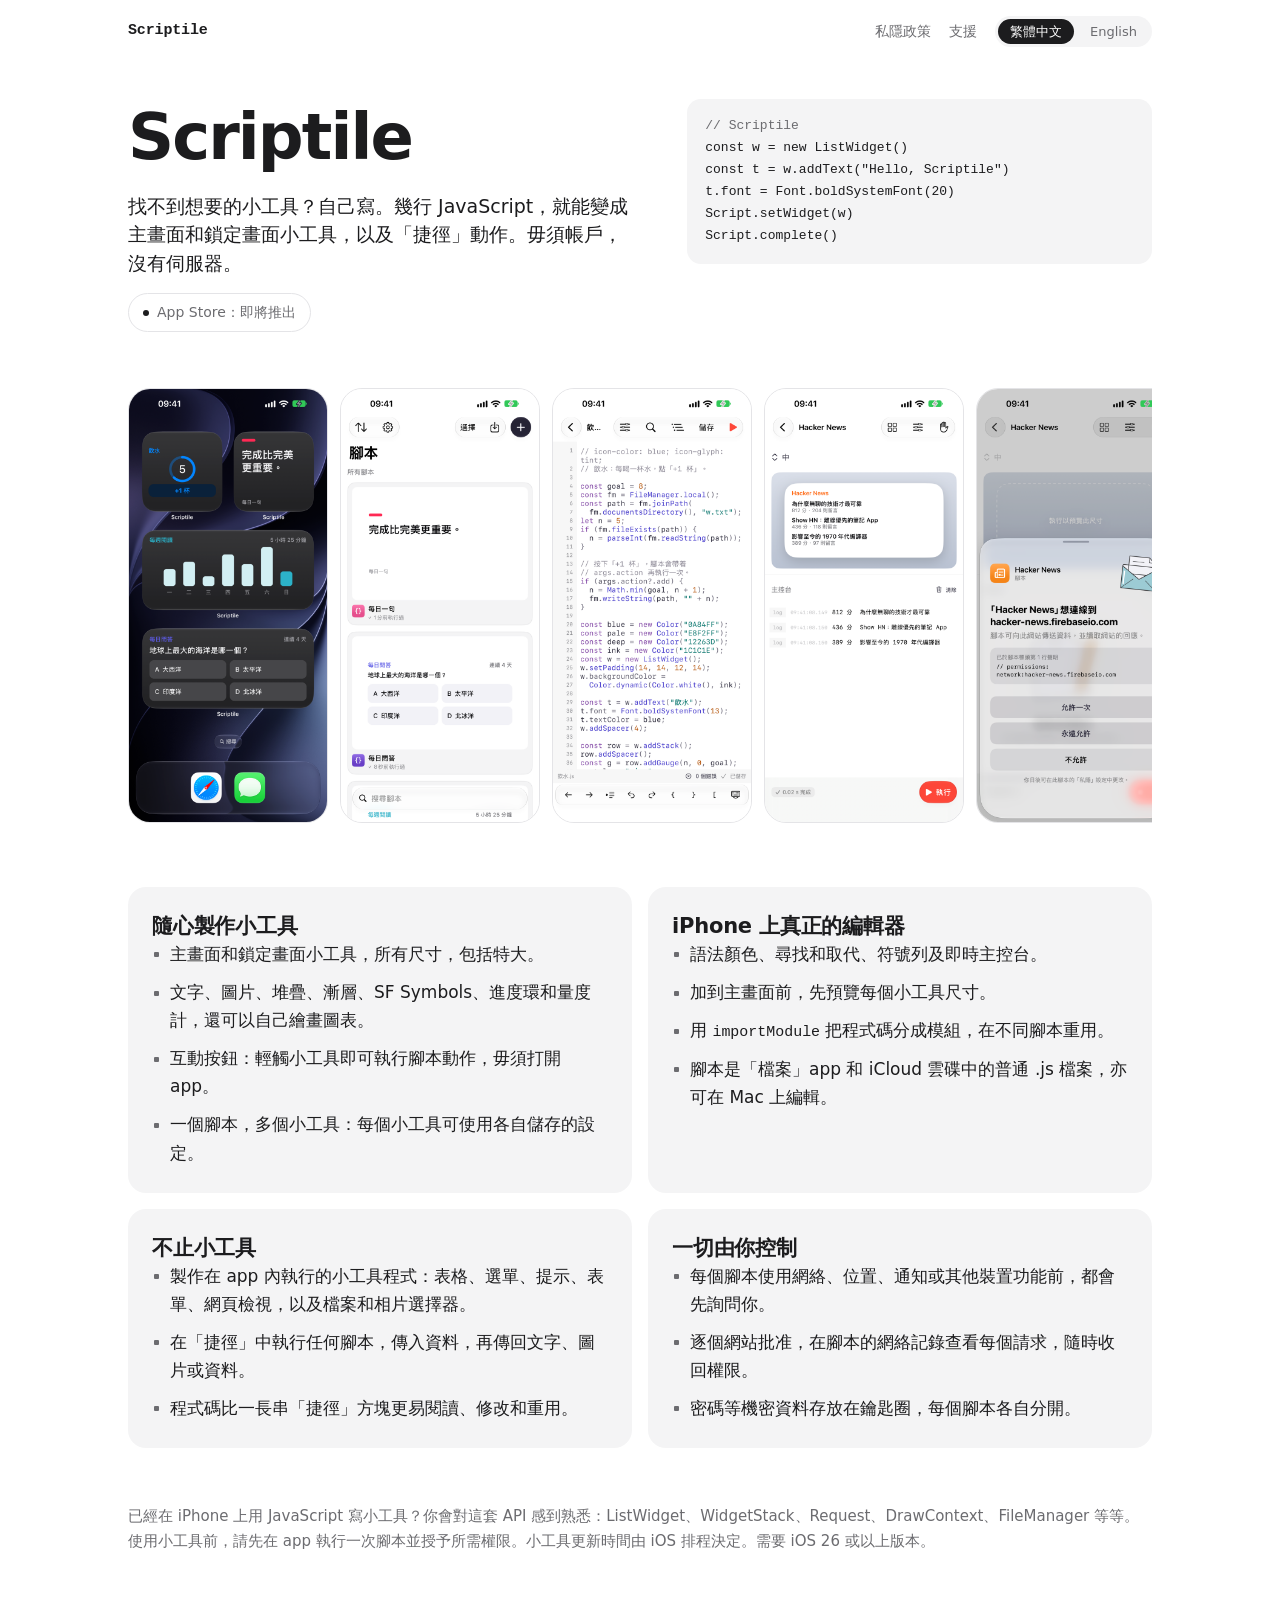
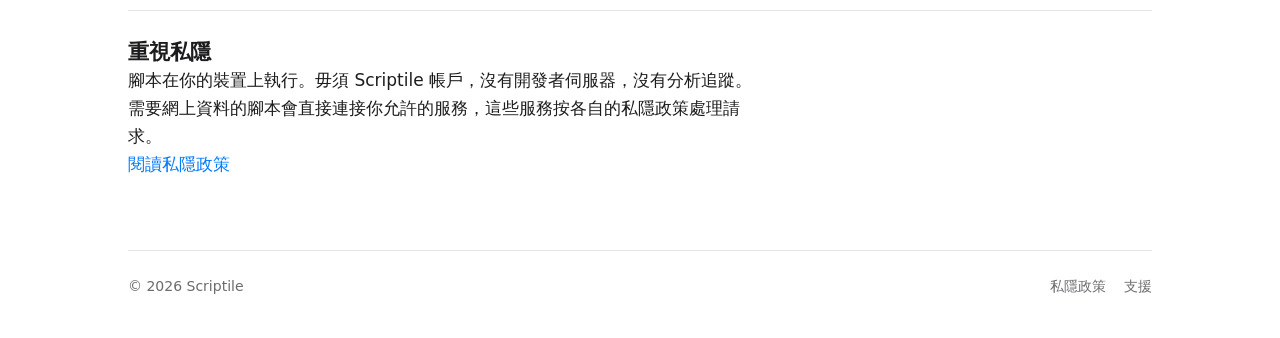
<file: index.html>
<!doctype html>
<html lang="zh-Hant">
<head>
<meta charset="utf-8">
<meta name="viewport" content="width=device-width, initial-scale=1">
<title>Scriptile: JavaScript widgets and Shortcuts for iPhone</title>
<meta name="description" content="Scriptile turns a few lines of JavaScript into real iPhone Home Screen and Lock Screen widgets and Shortcuts actions. 用幾行 JavaScript 製作 iPhone 小工具和「捷徑」動作。">
<link rel="canonical" href="https://scriptile.github.io/">
<meta name="color-scheme" content="light dark">
<link rel="stylesheet" href="/site.css">
</head>
<body>
<div class="wrap">
  <header class="top">
    <a class="brand" href="/">Scriptile</a>
    <nav aria-label="Site">
      <a href="/privacy/"><span lang="zh-Hant" data-l="zh">私隱政策</span><span lang="en" data-l="en" hidden>Privacy</span></a>
      <a href="/support/"><span lang="zh-Hant" data-l="zh">支援</span><span lang="en" data-l="en" hidden>Support</span></a>
      <div class="switch" role="group" aria-label="Language">
        <button type="button" aria-pressed="true" data-l="zh">繁體中文</button>
        <button type="button" aria-pressed="false" data-l="en">English</button>
      </div>
    </nav>
  </header>

  <main>
    <section class="hero">
      <div class="hero-copy">
        <h1>Scriptile</h1>
<div lang="zh-Hant" data-l="zh">
<p class="pitch">找不到想要的小工具？自己寫。幾行 JavaScript，就能變成主畫面和鎖定畫面小工具，以及「捷徑」動作。毋須帳戶，沒有伺服器。</p>
</div>
<div lang="en" data-l="en" hidden>
<p class="pitch">Can’t find the widget you want? Write it. A few lines of JavaScript become real Home Screen and Lock Screen widgets and Shortcuts actions. No account, no server.</p>
</div>
        <!-- App Store badge goes here once the app is public: replace the .soon pill with the official badge linking to the App Store page. -->
        <p class="soon"><span lang="zh-Hant" data-l="zh">App Store：即將推出</span><span lang="en" data-l="en" hidden>App Store: coming soon</span></p>
      </div>
      <pre class="code" tabindex="0" aria-label="Example script"><span class="c">// Scriptile</span>
const w = new ListWidget()
const t = w.addText("Hello, Scriptile")
t.font = Font.boldSystemFont(20)
Script.setWidget(w)
Script.complete()</pre>
    </section>

    <section class="shots" aria-label="Screenshots">
      <div class="strip" lang="zh-Hant" data-l="zh">
      <div class="slot"><img src="/img/zh-01.png" alt="Scriptile 截圖 1" width="1320" height="2868" loading="lazy" decoding="async" onerror="this.hidden=true"></div>
      <div class="slot"><img src="/img/zh-02.png" alt="Scriptile 截圖 2" width="1320" height="2868" loading="lazy" decoding="async" onerror="this.hidden=true"></div>
      <div class="slot"><img src="/img/zh-03.png" alt="Scriptile 截圖 3" width="1320" height="2868" loading="lazy" decoding="async" onerror="this.hidden=true"></div>
      <div class="slot"><img src="/img/zh-04.png" alt="Scriptile 截圖 4" width="1320" height="2868" loading="lazy" decoding="async" onerror="this.hidden=true"></div>
      <div class="slot"><img src="/img/zh-05.png" alt="Scriptile 截圖 5" width="1320" height="2868" loading="lazy" decoding="async" onerror="this.hidden=true"></div>
      <div class="slot"><img src="/img/zh-06.png" alt="Scriptile 截圖 6" width="1320" height="2868" loading="lazy" decoding="async" onerror="this.hidden=true"></div>
      </div>
      <div class="strip" lang="en" data-l="en" hidden>
      <div class="slot"><img src="/img/en-01.png" alt="Scriptile screenshot 1" width="1320" height="2868" loading="lazy" decoding="async" onerror="this.hidden=true"></div>
      <div class="slot"><img src="/img/en-02.png" alt="Scriptile screenshot 2" width="1320" height="2868" loading="lazy" decoding="async" onerror="this.hidden=true"></div>
      <div class="slot"><img src="/img/en-03.png" alt="Scriptile screenshot 3" width="1320" height="2868" loading="lazy" decoding="async" onerror="this.hidden=true"></div>
      <div class="slot"><img src="/img/en-04.png" alt="Scriptile screenshot 4" width="1320" height="2868" loading="lazy" decoding="async" onerror="this.hidden=true"></div>
      <div class="slot"><img src="/img/en-05.png" alt="Scriptile screenshot 5" width="1320" height="2868" loading="lazy" decoding="async" onerror="this.hidden=true"></div>
      <div class="slot"><img src="/img/en-06.png" alt="Scriptile screenshot 6" width="1320" height="2868" loading="lazy" decoding="async" onerror="this.hidden=true"></div>
      </div>
    </section>

    <section class="features">
    <div class="card">
<div lang="zh-Hant" data-l="zh">
<h2>隨心製作小工具</h2><ul class="pts"><li>主畫面和鎖定畫面小工具，所有尺寸，包括特大。</li><li>文字、圖片、堆疊、漸層、SF Symbols、進度環和量度計，還可以自己繪畫圖表。</li><li>互動按鈕：輕觸小工具即可執行腳本動作，毋須打開 app。</li><li>一個腳本，多個小工具：每個小工具可使用各自儲存的設定。</li></ul>
</div>
<div lang="en" data-l="en" hidden>
<h2>Widgets your way</h2><ul class="pts"><li>Home Screen and Lock Screen widgets in every size, including extra large.</li><li>Text, images, stacks, gradients, SF Symbols, progress rings and gauges, and charts you draw yourself.</li><li>Interactive buttons: tap a widget to run a script action without opening the app.</li><li>One script, many widgets: each placed widget can use its own saved setup.</li></ul>
</div>
    </div>
    <div class="card">
<div lang="zh-Hant" data-l="zh">
<h2>iPhone 上真正的編輯器</h2><ul class="pts"><li>語法顏色、尋找和取代、符號列及即時主控台。</li><li>加到主畫面前，先預覽每個小工具尺寸。</li><li>用 <code>importModule</code> 把程式碼分成模組，在不同腳本重用。</li><li>腳本是「檔案」app 和 iCloud 雲碟中的普通 .js 檔案，亦可在 Mac 上編輯。</li></ul>
</div>
<div lang="en" data-l="en" hidden>
<h2>A real editor on iPhone</h2><ul class="pts"><li>Syntax highlighting, find and replace, a symbol bar and a live console.</li><li>Preview every widget size before you add it to your Home Screen.</li><li>Split code into modules with <code>importModule</code> and reuse them across scripts.</li><li>Scripts are plain .js files in Files and iCloud Drive, so you can edit them on your Mac too.</li></ul>
</div>
    </div>
    <div class="card">
<div lang="zh-Hant" data-l="zh">
<h2>不止小工具</h2><ul class="pts"><li>製作在 app 內執行的小工具程式：表格、選單、提示、表單、網頁檢視，以及檔案和相片選擇器。</li><li>在「捷徑」中執行任何腳本，傳入資料，再傳回文字、圖片或資料。</li><li>程式碼比一長串「捷徑」方塊更易閱讀、修改和重用。</li></ul>
</div>
<div lang="en" data-l="en" hidden>
<h2>More than widgets</h2><ul class="pts"><li>Build small tools that run in the app: tables, menus, alerts, forms, web views, and file and photo pickers.</li><li>Run any script from Shortcuts. Pass in input and return text, images or data.</li><li>Code is easier to read, change and reuse than a long chain of Shortcuts blocks.</li></ul>
</div>
    </div>
    <div class="card">
<div lang="zh-Hant" data-l="zh">
<h2>一切由你控制</h2><ul class="pts"><li>每個腳本使用網絡、位置、通知或其他裝置功能前，都會先詢問你。</li><li>逐個網站批准，在腳本的網絡記錄查看每個請求，隨時收回權限。</li><li>密碼等機密資料存放在鑰匙圈，每個腳本各自分開。</li></ul>
</div>
<div lang="en" data-l="en" hidden>
<h2>You stay in control</h2><ul class="pts"><li>Each script asks before it uses the network, location, notifications or other device features.</li><li>Allow websites one by one, see every request in the script’s network log, and take access back at any time.</li><li>Secrets go in the Keychain, kept separate for each script.</li></ul>
</div>
    </div>
    </section>

    <section class="note">
<div lang="zh-Hant" data-l="zh">
<p>已經在 iPhone 上用 JavaScript 寫小工具？你會對這套 API 感到熟悉：ListWidget、WidgetStack、Request、DrawContext、FileManager 等等。</p><p>使用小工具前，請先在 app 執行一次腳本並授予所需權限。小工具更新時間由 iOS 排程決定。需要 iOS 26 或以上版本。</p>
</div>
<div lang="en" data-l="en" hidden>
<p>Already write JavaScript widgets on iPhone? The API will feel familiar: ListWidget, WidgetStack, Request, DrawContext, FileManager and more.</p><p>Run a script in the app once to grant the permissions it needs before using its widget. Widget updates follow iOS scheduling. Requires iOS 26 or later.</p>
</div>
    </section>

    <section class="private">
<div lang="zh-Hant" data-l="zh">
<h2>重視私隱</h2><p>腳本在你的裝置上執行。毋須 Scriptile 帳戶，沒有開發者伺服器，沒有分析追蹤。需要網上資料的腳本會直接連接你允許的服務，這些服務按各自的私隱政策處理請求。</p><p><a href="/privacy/">閱讀私隱政策</a></p>
</div>
<div lang="en" data-l="en" hidden>
<h2>Private by design</h2><p>Scripts run on your device. No Scriptile account, no developer server, no analytics. Scripts that use online data connect directly to the services you allow, which handle requests under their own privacy policies.</p><p><a href="/privacy/">Read the privacy policy</a></p>
</div>
    </section>
  </main>
  <footer>
    <span>© 2026 Scriptile</span>
    <nav aria-label="Footer">
      <a href="/privacy/"><span lang="zh-Hant" data-l="zh">私隱政策</span><span lang="en" data-l="en" hidden>Privacy</span></a>
      <a href="/support/"><span lang="zh-Hant" data-l="zh">支援</span><span lang="en" data-l="en" hidden>Support</span></a>
    </nav>
  </footer>
</div>
<script src="/site.js"></script>
</body>
</html>
</file>
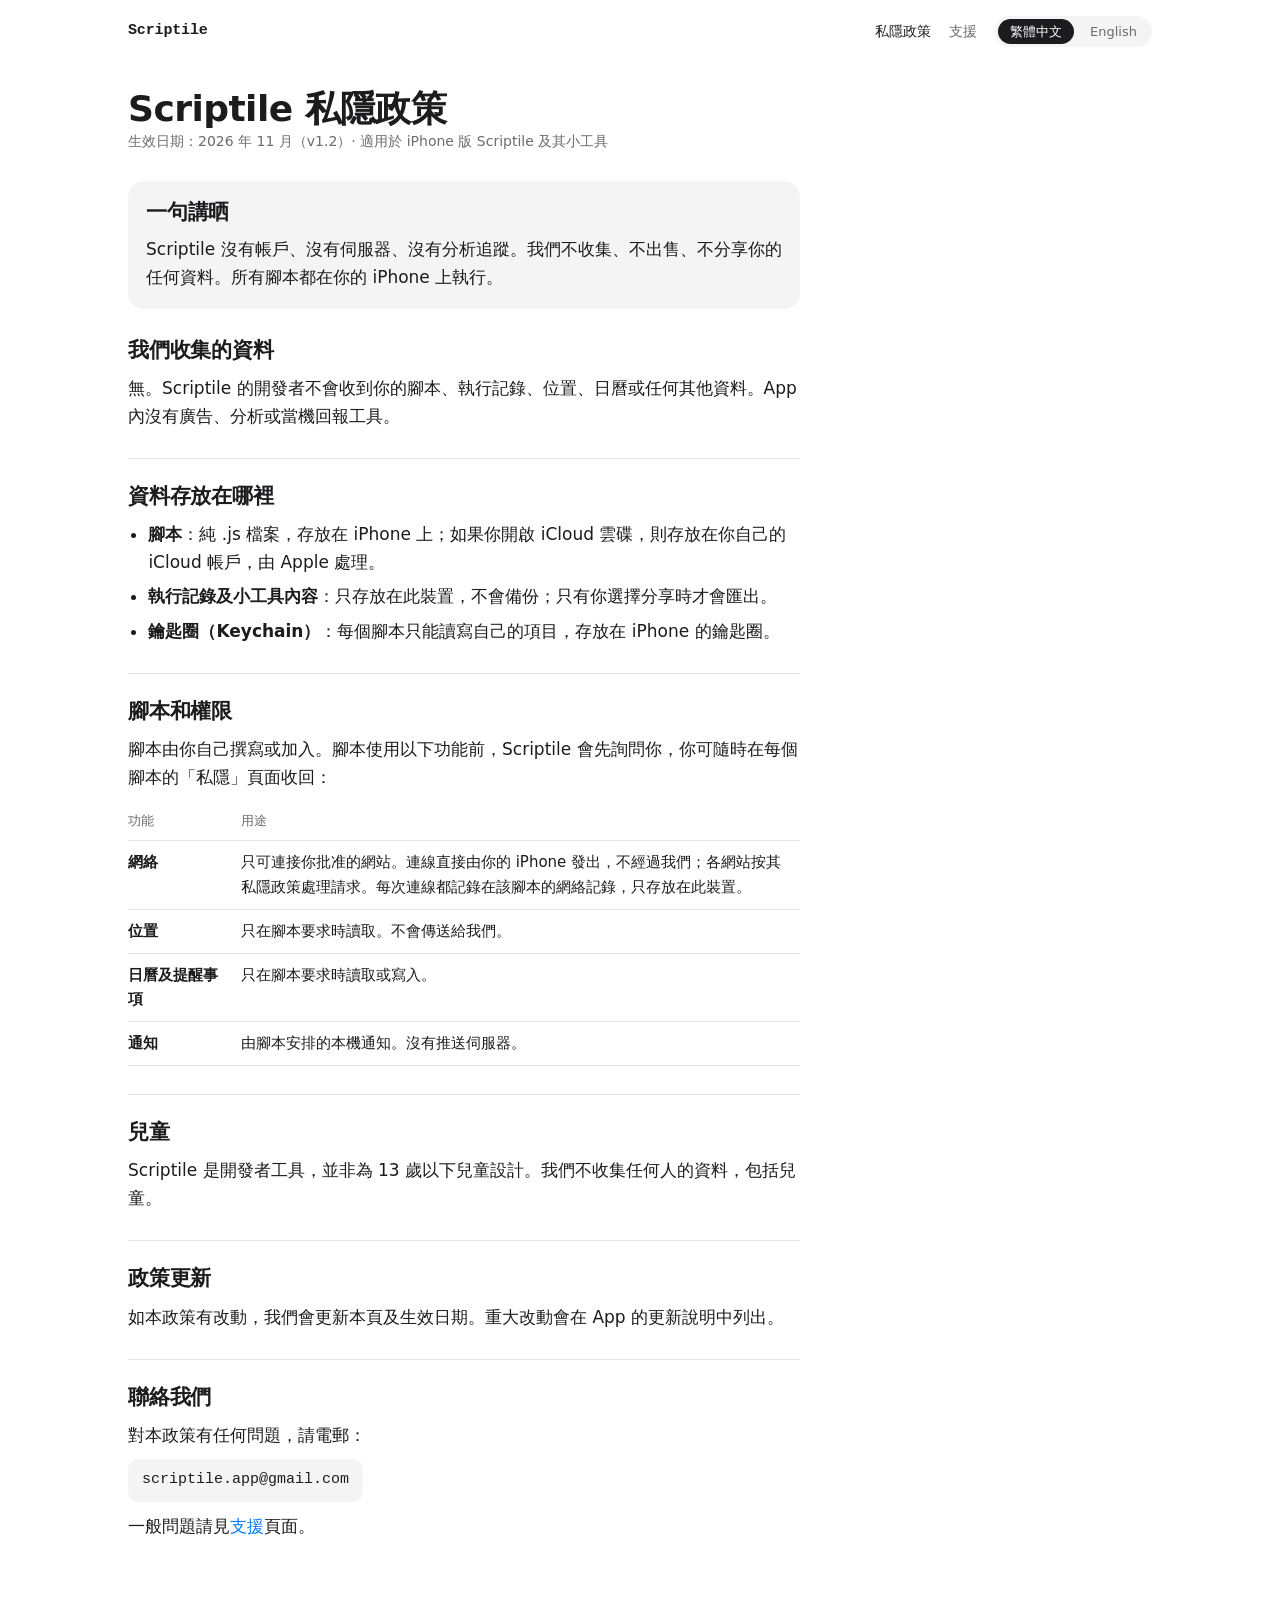
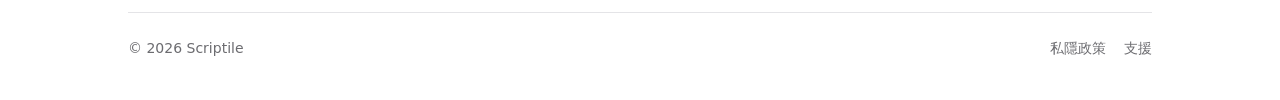
<file: privacy/index.html>
<!doctype html>
<html lang="zh-Hant">
<head>
<meta charset="utf-8">
<meta name="viewport" content="width=device-width, initial-scale=1">
<title>Scriptile Privacy Policy 私隱政策</title>
<meta name="description" content="Scriptile privacy policy: no data collected, no account, no server, no analytics. 私隱政策：不收集任何資料。">
<link rel="canonical" href="https://scriptile.github.io/privacy/">
<meta name="color-scheme" content="light dark">
<link rel="stylesheet" href="/site.css">
</head>
<body>
<div class="wrap">
  <header class="top">
    <a class="brand" href="/">Scriptile</a>
    <nav aria-label="Site">
      <a href="/privacy/" aria-current="page"><span lang="zh-Hant" data-l="zh">私隱政策</span><span lang="en" data-l="en" hidden>Privacy</span></a>
      <a href="/support/"><span lang="zh-Hant" data-l="zh">支援</span><span lang="en" data-l="en" hidden>Support</span></a>
      <div class="switch" role="group" aria-label="Language">
        <button type="button" aria-pressed="true" data-l="zh">繁體中文</button>
        <button type="button" aria-pressed="false" data-l="en">English</button>
      </div>
    </nav>
  </header>

  <main class="narrow">
    <div class="page">
<div class="heading" lang="zh-Hant" data-l="zh">
<div><h1>Scriptile 私隱政策</h1></div><p class="meta">生效日期：2026 年 11 月（v1.2）· 適用於 iPhone 版 Scriptile 及其小工具</p>
</div>
<div class="heading" lang="en" data-l="en" hidden>
<div><h1>Scriptile Privacy Policy</h1></div><p class="meta">Effective: November 2026 (v1.2) · Covers the Scriptile iPhone app and its widgets</p>
</div>
<div lang="zh-Hant" data-l="zh">
<div class="summary"><h2>一句講晒</h2><p>Scriptile 沒有帳戶、沒有伺服器、沒有分析追蹤。我們不收集、不出售、不分享你的任何資料。所有腳本都在你的 iPhone 上執行。</p></div>
</div>
<div lang="en" data-l="en" hidden>
<div class="summary"><h2>In short</h2><p>Scriptile has no account, no server and no analytics. We do not collect, sell or share any of your data. Every script runs on your iPhone.</p></div>
</div>
<div class="doc" lang="zh-Hant" data-l="zh">
<section>
  <h2>我們收集的資料</h2>
  <p>無。Scriptile 的開發者不會收到你的腳本、執行記錄、位置、日曆或任何其他資料。App 內沒有廣告、分析或當機回報工具。</p>
</section>
<section>
  <h2>資料存放在哪裡</h2>
  <ul>
    <li><b>腳本</b>：純 .js 檔案，存放在 iPhone 上；如果你開啟 iCloud 雲碟，則存放在你自己的 iCloud 帳戶，由 Apple 處理。</li>
    <li><b>執行記錄及小工具內容</b>：只存放在此裝置，不會備份；只有你選擇分享時才會匯出。</li>
    <li><b>鑰匙圈（Keychain）</b>：每個腳本只能讀寫自己的項目，存放在 iPhone 的鑰匙圈。</li>
  </ul>
</section>
<section>
  <h2>腳本和權限</h2>
  <p>腳本由你自己撰寫或加入。腳本使用以下功能前，Scriptile 會先詢問你，你可隨時在每個腳本的「私隱」頁面收回：</p>
  <div class="table"><table>
    <tr><th>功能</th><th>用途</th></tr>
    <tr><td>網絡</td><td>只可連接你批准的網站。連線直接由你的 iPhone 發出，不經過我們；各網站按其私隱政策處理請求。每次連線都記錄在該腳本的網絡記錄，只存放在此裝置。</td></tr>
    <tr><td>位置</td><td>只在腳本要求時讀取。不會傳送給我們。</td></tr>
    <tr><td>日曆及提醒事項</td><td>只在腳本要求時讀取或寫入。</td></tr>
    <tr><td>通知</td><td>由腳本安排的本機通知。沒有推送伺服器。</td></tr>
  </table></div>
</section>
<section>
  <h2>兒童</h2>
  <p>Scriptile 是開發者工具，並非為 13 歲以下兒童設計。我們不收集任何人的資料，包括兒童。</p>
</section>
<section>
  <h2>政策更新</h2>
  <p>如本政策有改動，我們會更新本頁及生效日期。重大改動會在 App 的更新說明中列出。</p>
</section>
<section>
  <h2>聯絡我們</h2>
  <p>對本政策有任何問題，請電郵：</p>
  <p><a class="mail" href="mailto:scriptile.app@gmail.com">scriptile.app@gmail.com</a></p>
  <p>一般問題請見<a href="/support/">支援</a>頁面。</p>
</section>
</div>
<div class="doc" lang="en" data-l="en" hidden>
<section>
  <h2>Data we collect</h2>
  <p>None. The developer of Scriptile never receives your scripts, run logs, location, calendars or any other data. The app contains no advertising, analytics or crash-reporting tools.</p>
</section>
<section>
  <h2>Where your data is kept</h2>
  <ul>
    <li><b>Scripts</b> are plain .js files on your iPhone. If you turn on iCloud Drive, they are stored in your own iCloud account, handled by Apple.</li>
    <li><b>Run logs and widget content</b> stay on this device and are not backed up. They leave it only when you share them.</li>
    <li><b>Keychain</b> items are stored in the iPhone keychain, and each script can read and write only its own items.</li>
  </ul>
</section>
<section>
  <h2>Scripts and permissions</h2>
  <p>You write or add every script yourself. Scriptile asks you before a script uses any of the following, and you can take access back at any time from each script's Privacy page:</p>
  <div class="table"><table>
    <tr><th>Feature</th><th>How it is used</th></tr>
    <tr><td>Network</td><td>Only the websites you approve. Requests go directly from your iPhone, not through us, and each site handles them under its own privacy policy. Every request is recorded in that script's network history, kept on this device.</td></tr>
    <tr><td>Location</td><td>Read only when a script asks. Never sent to us.</td></tr>
    <tr><td>Calendars and Reminders</td><td>Read or written only when a script asks.</td></tr>
    <tr><td>Notifications</td><td>Local notifications scheduled by your scripts. There is no push server.</td></tr>
  </table></div>
</section>
<section>
  <h2>Children</h2>
  <p>Scriptile is a developer tool and is not designed for children under 13. We collect no data from anyone, children included.</p>
</section>
<section>
  <h2>Changes to this policy</h2>
  <p>If this policy changes, we will update this page and its effective date. Significant changes will also be listed in the app's release notes.</p>
</section>
<section>
  <h2>Contact</h2>
  <p>Questions about this policy:</p>
  <p><a class="mail" href="mailto:scriptile.app@gmail.com">scriptile.app@gmail.com</a></p>
  <p>For general help, see <a href="/support/">Support</a>.</p>
</section>
</div>
    </div>
  </main>
  <footer>
    <span>© 2026 Scriptile</span>
    <nav aria-label="Footer">
      <a href="/privacy/"><span lang="zh-Hant" data-l="zh">私隱政策</span><span lang="en" data-l="en" hidden>Privacy</span></a>
      <a href="/support/"><span lang="zh-Hant" data-l="zh">支援</span><span lang="en" data-l="en" hidden>Support</span></a>
    </nav>
  </footer>
</div>
<script src="/site.js"></script>
</body>
</html>
</file>
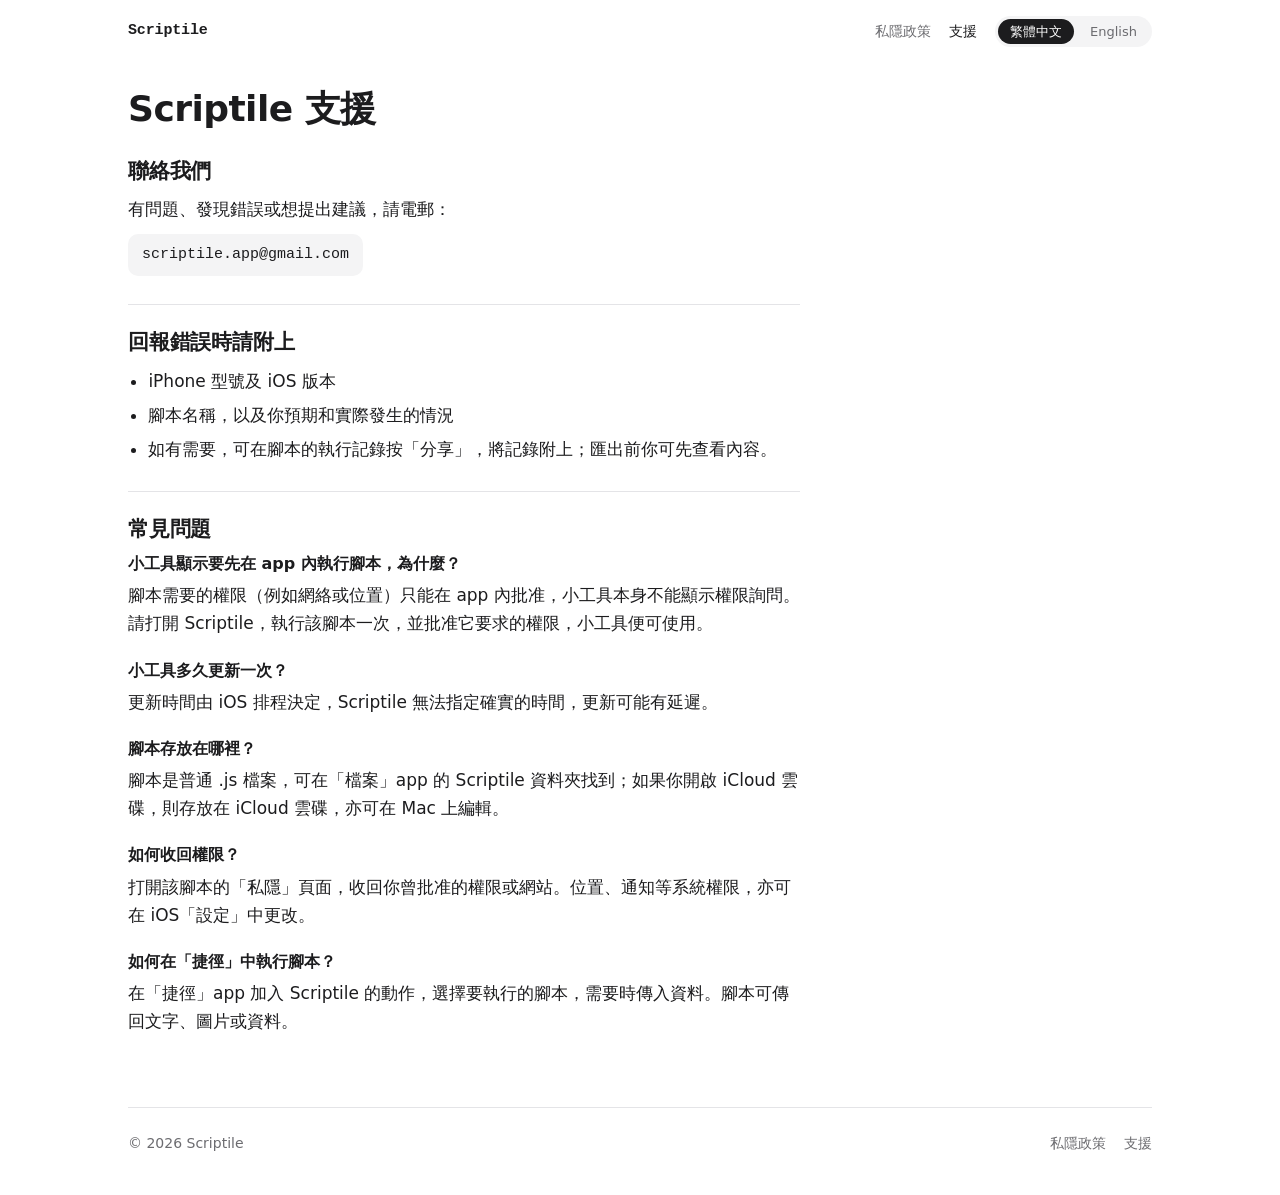
<file: support/index.html>
<!doctype html>
<html lang="zh-Hant">
<head>
<meta charset="utf-8">
<meta name="viewport" content="width=device-width, initial-scale=1">
<title>Scriptile Support 支援</title>
<meta name="description" content="Scriptile support: contact, bug reports and FAQ. 支援、回報錯誤及常見問題。">
<link rel="canonical" href="https://scriptile.github.io/support/">
<meta name="color-scheme" content="light dark">
<link rel="stylesheet" href="/site.css">
</head>
<body>
<div class="wrap">
  <header class="top">
    <a class="brand" href="/">Scriptile</a>
    <nav aria-label="Site">
      <a href="/privacy/"><span lang="zh-Hant" data-l="zh">私隱政策</span><span lang="en" data-l="en" hidden>Privacy</span></a>
      <a href="/support/" aria-current="page"><span lang="zh-Hant" data-l="zh">支援</span><span lang="en" data-l="en" hidden>Support</span></a>
      <div class="switch" role="group" aria-label="Language">
        <button type="button" aria-pressed="true" data-l="zh">繁體中文</button>
        <button type="button" aria-pressed="false" data-l="en">English</button>
      </div>
    </nav>
  </header>

  <main class="narrow">
    <div class="page">
<div class="heading" lang="zh-Hant" data-l="zh">
<h1>Scriptile 支援</h1>
</div>
<div class="heading" lang="en" data-l="en" hidden>
<h1>Scriptile Support</h1>
</div>
<div class="doc" lang="zh-Hant" data-l="zh">
<section>
  <h2>聯絡我們</h2>
  <p>有問題、發現錯誤或想提出建議，請電郵：</p>
  <p><a class="mail" href="mailto:scriptile.app@gmail.com">scriptile.app@gmail.com</a></p>
</section>
<section>
  <h2>回報錯誤時請附上</h2>
  <ul>
    <li>iPhone 型號及 iOS 版本</li>
    <li>腳本名稱，以及你預期和實際發生的情況</li>
    <li>如有需要，可在腳本的執行記錄按「分享」，將記錄附上；匯出前你可先查看內容。</li>
  </ul>
</section>
<section>
  <h2>常見問題</h2>
  <div class="faq">
    <div>
      <h3>小工具顯示要先在 app 內執行腳本，為什麼？</h3>
      <p>腳本需要的權限（例如網絡或位置）只能在 app 內批准，小工具本身不能顯示權限詢問。請打開 Scriptile，執行該腳本一次，並批准它要求的權限，小工具便可使用。</p>
    </div>
    <div>
      <h3>小工具多久更新一次？</h3>
      <p>更新時間由 iOS 排程決定，Scriptile 無法指定確實的時間，更新可能有延遲。</p>
    </div>
    <div>
      <h3>腳本存放在哪裡？</h3>
      <p>腳本是普通 .js 檔案，可在「檔案」app 的 Scriptile 資料夾找到；如果你開啟 iCloud 雲碟，則存放在 iCloud 雲碟，亦可在 Mac 上編輯。</p>
    </div>
    <div>
      <h3>如何收回權限？</h3>
      <p>打開該腳本的「私隱」頁面，收回你曾批准的權限或網站。位置、通知等系統權限，亦可在 iOS「設定」中更改。</p>
    </div>
    <div>
      <h3>如何在「捷徑」中執行腳本？</h3>
      <p>在「捷徑」app 加入 Scriptile 的動作，選擇要執行的腳本，需要時傳入資料。腳本可傳回文字、圖片或資料。</p>
    </div>
  </div>
</section>
</div>
<div class="doc" lang="en" data-l="en" hidden>
<section>
  <h2>Contact</h2>
  <p>For questions, bug reports or suggestions, email:</p>
  <p><a class="mail" href="mailto:scriptile.app@gmail.com">scriptile.app@gmail.com</a></p>
</section>
<section>
  <h2>When you report a bug, please include</h2>
  <ul>
    <li>Your iPhone model and iOS version</li>
    <li>The script name, and what you expected and what happened</li>
    <li>If it helps, use Share on the script's run log to attach it; you can review the text before it is exported.</li>
  </ul>
</section>
<section>
  <h2>FAQ</h2>
  <div class="faq">
    <div>
      <h3>The widget says to run the script in the app first. Why?</h3>
      <p>The permissions a script needs (for example network or location) can only be approved inside the app; a widget cannot show a permission prompt. Open Scriptile, run the script once and approve what it asks for, and the widget can use it.</p>
    </div>
    <div>
      <h3>How often do widgets update?</h3>
      <p>iOS decides the schedule. Scriptile cannot set an exact time, and updates can be delayed.</p>
    </div>
    <div>
      <h3>Where are my scripts stored?</h3>
      <p>Scripts are plain .js files. You can find them in the Scriptile folder in the Files app, or in iCloud Drive if you turn it on, where you can also edit them on your Mac.</p>
    </div>
    <div>
      <h3>How do I take back a permission?</h3>
      <p>Open the script's Privacy page and remove the permissions or websites you approved. System permissions such as location and notifications can also be changed in iOS Settings.</p>
    </div>
    <div>
      <h3>How do I run a script from Shortcuts?</h3>
      <p>In the Shortcuts app, add the Scriptile action, choose the script to run and pass in input if you need to. The script can return text, images or data.</p>
    </div>
  </div>
</section>
</div>
    </div>
  </main>
  <footer>
    <span>© 2026 Scriptile</span>
    <nav aria-label="Footer">
      <a href="/privacy/"><span lang="zh-Hant" data-l="zh">私隱政策</span><span lang="en" data-l="en" hidden>Privacy</span></a>
      <a href="/support/"><span lang="zh-Hant" data-l="zh">支援</span><span lang="en" data-l="en" hidden>Support</span></a>
    </nav>
  </footer>
</div>
<script src="/site.js"></script>
</body>
</html>
</file>
<file: site.css>
/* Scriptile site: monochrome, system fonts, light and dark. */
:root {
  --bg: #ffffff;
  --fg: #1c1c1e;
  --muted: #6c6c70;
  --card: #f4f4f5;
  --line: #e4e4e7;
  --accent: #007aff;
  --font-body: -apple-system, "SF Pro Text", "PingFang HK", system-ui, sans-serif;
  --font-zh: -apple-system, "PingFang HK", system-ui, sans-serif;
  --font-mono: ui-monospace, "SF Mono", Menlo, monospace;
  color-scheme: light dark;
}
@media (prefers-color-scheme: dark) {
  :root {
    --bg: #000000; --fg: #f2f2f7; --muted: #98989d; --card: #1c1c1e; --line: #2c2c2e; --accent: #0a84ff;
  }
}
* { box-sizing: border-box; }
html { -webkit-text-size-adjust: 100%; }
html, body { margin: 0; }
body {
  background: var(--bg); color: var(--fg); font-family: var(--font-body);
  font-size: 16px; line-height: 1.65; overflow-x: hidden;
  padding-left: max(16px, env(safe-area-inset-left, 0px));
  padding-right: max(16px, env(safe-area-inset-right, 0px));
}
body.zh { font-family: var(--font-zh); }
[hidden] { display: none !important; }
a { color: var(--accent); text-decoration: none; }
a:hover { text-decoration: underline; }
a:focus-visible, button:focus-visible { outline: 2px solid var(--accent); outline-offset: 2px; border-radius: 4px; }
h1, h2, h3, p, ul, pre, figure { margin: 0; }
h1 { font-size: 30px; line-height: 1.2; letter-spacing: -0.015em; text-wrap: balance; }
h2 { font-size: 21px; line-height: 1.3; letter-spacing: -0.01em; text-wrap: balance; }
h3 { font-size: 16px; line-height: 1.4; }
.meta { color: var(--muted); font-size: 14px; }
.mono { font-family: var(--font-mono); }

.wrap { max-width: 64rem; margin: 0 auto; }
.narrow { max-width: 42rem; }

/* top bar */
.top { display: flex; flex-wrap: wrap; align-items: center; justify-content: space-between; gap: 10px 16px; padding-block: 16px; }
.brand { font-family: var(--font-mono); font-size: 15px; font-weight: 600; color: var(--fg); letter-spacing: -0.01em; }
.brand:hover { text-decoration: none; }
.top nav { display: flex; align-items: center; gap: 18px; font-size: 14px; }
.top nav a { color: var(--muted); }
.top nav a[aria-current="page"] { color: var(--fg); }
.switch { display: flex; gap: 4px; padding: 3px; background: var(--card); border-radius: 999px; }
.switch button {
  font: inherit; font-size: 13px; line-height: 1; padding: 6px 12px; border-radius: 999px;
  border: 0; background: transparent; color: var(--muted); cursor: pointer;
}
.switch button[aria-pressed="true"] { background: var(--fg); color: var(--bg); }

main { display: grid; gap: 56px; padding-block: 24px 72px; }
.page { display: grid; gap: 28px; }

/* hero */
.hero { display: grid; gap: 28px; padding-top: 12px; }
.hero-copy { display: grid; gap: 16px; align-content: start; }
.hero h1 { font-size: 44px; letter-spacing: -0.03em; }
.pitch { font-size: 19px; line-height: 1.5; max-width: 34rem; text-wrap: pretty; }
.soon { justify-self: start; display: inline-flex; align-items: center; gap: 8px; border: 1px solid var(--line); border-radius: 999px; padding: 7px 14px; font-size: 14px; color: var(--muted); }
.soon::before { content: ""; width: 6px; height: 6px; border-radius: 50%; background: var(--fg); }
pre.code {
  background: var(--card); border-radius: 14px; padding: 16px 18px; overflow-x: auto;
  font-family: var(--font-mono); font-size: 13px; line-height: 1.7; color: var(--fg); align-self: start;
}
.code .c { color: var(--muted); }

/* screenshots */
.shots { display: grid; gap: 12px; }
.strip {
  display: flex; gap: 12px; overflow-x: auto; scroll-snap-type: x proximity;
  margin-inline: -16px; padding-inline: 16px; scroll-padding-inline: 16px; padding-bottom: 8px;
  scrollbar-width: none;
}
.strip::-webkit-scrollbar { display: none; }
.slot {
  flex: 0 0 auto; width: min(58vw, 210px); aspect-ratio: 1320 / 2868; scroll-snap-align: start;
  background: var(--card); border: 1px solid var(--line); border-radius: 22px; overflow: hidden;
}
.slot img { display: block; width: 100%; height: 100%; object-fit: cover; }

/* features */
.features { display: grid; gap: 12px; }
.card { background: var(--card); border-radius: 18px; padding: 22px 20px; display: grid; gap: 14px; align-content: start; }
ul.pts { list-style: none; padding: 0; display: grid; gap: 10px; }
ul.pts li { position: relative; padding-left: 18px; }
ul.pts li::before { content: ""; position: absolute; left: 2px; top: 0.72em; width: 5px; height: 5px; background: var(--muted); border-radius: 1px; }
.note { color: var(--muted); font-size: 15px; display: grid; gap: 6px; }

/* private block */
.private { border-top: 1px solid var(--line); padding-top: 28px; display: grid; gap: 12px; }
.private p { max-width: 40rem; }
.private .k { font-family: var(--font-mono); font-size: 13px; color: var(--muted); }

/* text pages */
.doc { display: grid; gap: 28px; }
.doc section { display: grid; gap: 10px; }
.doc section + section { border-top: 1px solid var(--line); padding-top: 24px; }
.doc ul { padding-left: 1.2em; display: grid; gap: 6px; }
.summary { background: var(--card); border-radius: 16px; padding: 18px; display: grid; gap: 8px; }
table { border-collapse: collapse; width: 100%; font-size: 15px; }
.table { overflow-x: auto; }
th, td { text-align: left; padding: 9px 12px 9px 0; border-bottom: 1px solid var(--line); vertical-align: top; }
th { font-size: 13px; color: var(--muted); font-weight: 500; }
td:first-child { font-weight: 600; padding-right: 16px; min-width: 7em; }
.mail { display: inline-block; font-family: var(--font-mono); font-size: 15px; background: var(--card); border-radius: 10px; padding: 9px 14px; color: var(--fg); user-select: all; overflow-wrap: anywhere; }
.mail:hover { text-decoration: none; }
.faq { display: grid; gap: 22px; }
.faq > div { display: grid; gap: 6px; }

footer { border-top: 1px solid var(--line); padding-block: 24px 40px; display: flex; flex-wrap: wrap; gap: 8px 20px; justify-content: space-between; font-size: 14px; color: var(--muted); }
footer nav { display: flex; gap: 18px; }
footer a { color: var(--muted); }
footer a:hover { color: var(--fg); }

@media (min-width: 720px) {
  body { font-size: 17px; }
  h1 { font-size: 36px; }
  .hero { grid-template-columns: 1.1fr 1fr; gap: 48px; align-items: center; }
  .hero h1 { font-size: 64px; }
  .features { grid-template-columns: 1fr 1fr; gap: 16px; }
  .strip { margin-inline: 0; padding-inline: 0; scroll-padding-inline: 0; }
  .slot { width: 200px; }
  .card { padding: 26px 24px; }
}
code { font-family: var(--font-mono); font-size: 0.88em; }
</file>
